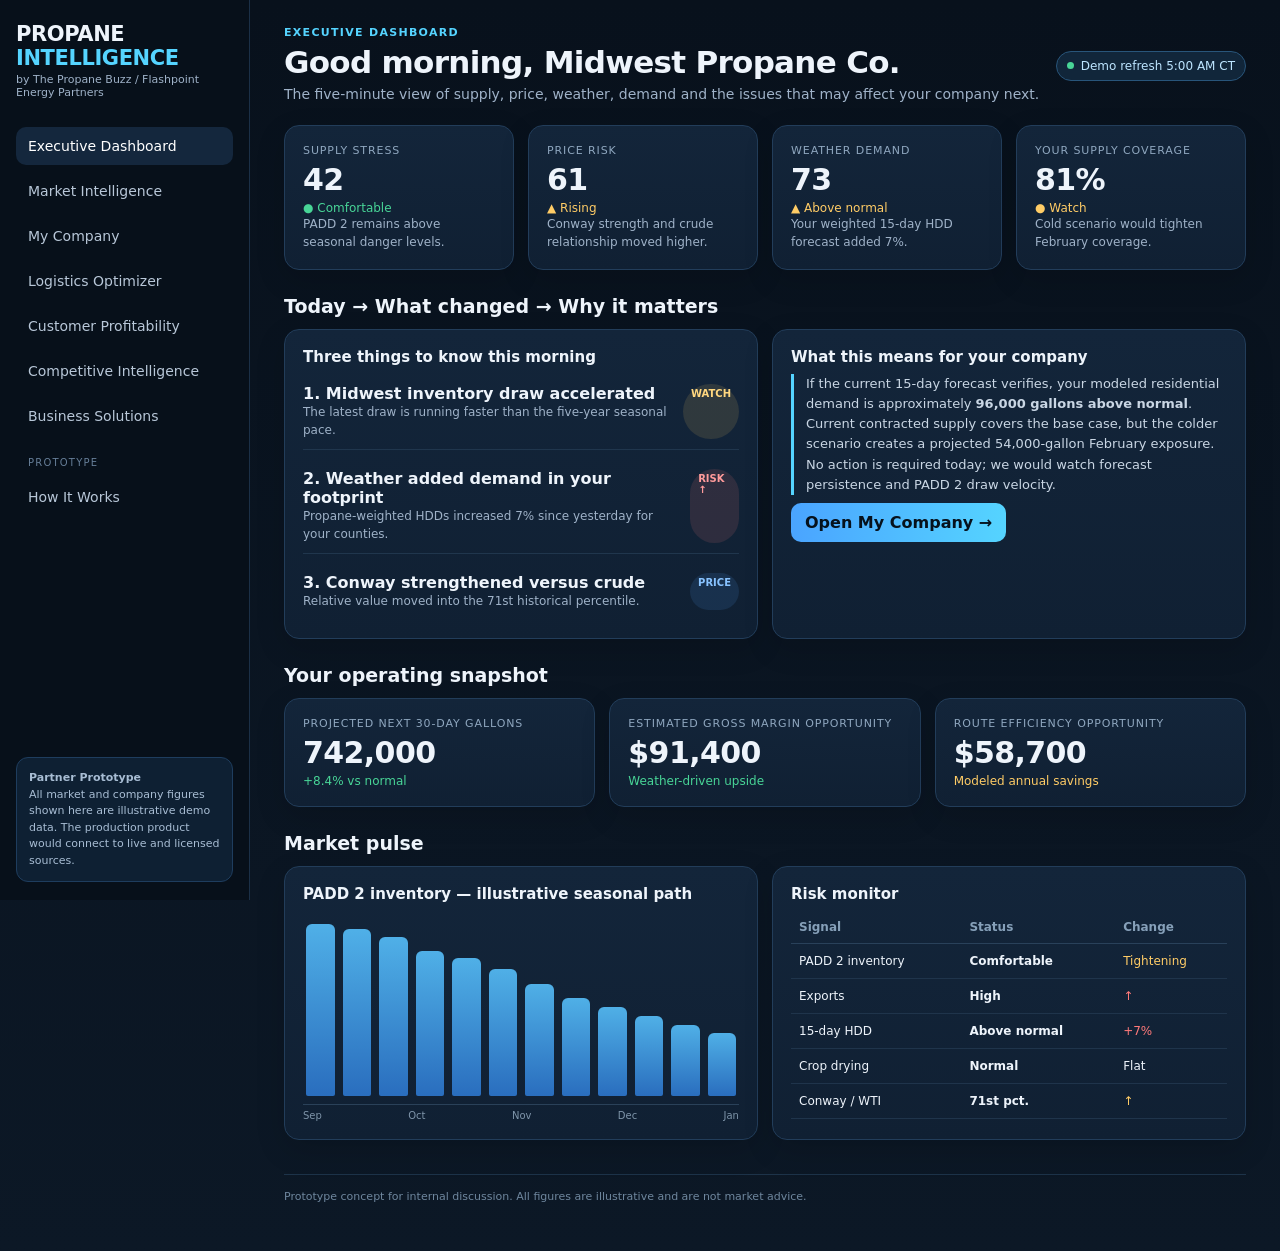
<file: index.html>
<!doctype html><html><head><meta charset='utf-8'><meta name='viewport' content='width=device-width,initial-scale=1'><title>Propane Intelligence — Prototype</title><link rel='stylesheet' href='styles.css'></head><body><div class='shell'>
<aside class='sidebar'><div class='brand'>PROPANE <span>INTELLIGENCE</span></div><div class='tag'>by The Propane Buzz / Flashpoint Energy Partners</div><nav class='nav'><a class='active' href='index.html'>Executive Dashboard</a><a href='market.html'>Market Intelligence</a><a href='company.html'>My Company</a><a href='logistics.html'>Logistics Optimizer</a><a href='profitability.html'>Customer Profitability</a><a href='competitive.html'>Competitive Intelligence</a><a href='services.html'>Business Solutions</a><div class='section'>Prototype</div><a href='about.html'>How It Works</a></nav><div class='side-note'><b>Partner Prototype</b><br>All market and company figures shown here are illustrative demo data. The production product would connect to live and licensed sources.</div></aside>
<main class='main'><div class='topbar'><div><div class='eyebrow'>Executive Dashboard</div><div class='h1'>Good morning, Midwest Propane Co.</div><div class='sub'>The five-minute view of supply, price, weather, demand and the issues that may affect your company next.</div></div><div class='badge'><span class='dot'></span> Demo refresh 5:00 AM CT</div></div>
<div class='grid g4'><div class='card'><div class='label'>Supply Stress</div><div class='metric'>42</div><div class='delta up'>● Comfortable</div><div class='mini'>PADD 2 remains above seasonal danger levels.</div></div><div class='card'><div class='label'>Price Risk</div><div class='metric'>61</div><div class='delta warn'>▲ Rising</div><div class='mini'>Conway strength and crude relationship moved higher.</div></div><div class='card'><div class='label'>Weather Demand</div><div class='metric'>73</div><div class='delta warn'>▲ Above normal</div><div class='mini'>Your weighted 15-day HDD forecast added 7%.</div></div><div class='card'><div class='label'>Your Supply Coverage</div><div class='metric'>81%</div><div class='delta warn'>● Watch</div><div class='mini'>Cold scenario would tighten February coverage.</div></div></div>
<div class='section-title'>Today → What changed → Why it matters</div><div class='grid g2'><div class='card'><h3>Three things to know this morning</h3><div class='list'><div class='list-item'><div><b>1. Midwest inventory draw accelerated</b><div class='mini'>The latest draw is running faster than the five-year seasonal pace.</div></div><span class='pill yellow'>WATCH</span></div><div class='list-item'><div><b>2. Weather added demand in your footprint</b><div class='mini'>Propane-weighted HDDs increased 7% since yesterday for your counties.</div></div><span class='pill red'>RISK ↑</span></div><div class='list-item'><div><b>3. Conway strengthened versus crude</b><div class='mini'>Relative value moved into the 71st historical percentile.</div></div><span class='pill blue'>PRICE</span></div></div></div><div class='card'><h3>What this means for your company</h3><div class='insight'>If the current 15-day forecast verifies, your modeled residential demand is approximately <b>96,000 gallons above normal</b>. Current contracted supply covers the base case, but the colder scenario creates a projected 54,000-gallon February exposure. No action is required today; we would watch forecast persistence and PADD 2 draw velocity.</div><a class='cta' href='company.html'>Open My Company →</a></div></div>
<div class='section-title'>Your operating snapshot</div><div class='grid g3'><div class='card'><div class='label'>Projected next 30-day gallons</div><div class='metric'>742,000</div><div class='delta up'>+8.4% vs normal</div></div><div class='card'><div class='label'>Estimated gross margin opportunity</div><div class='metric'>$91,400</div><div class='delta up'>Weather-driven upside</div></div><div class='card'><div class='label'>Route efficiency opportunity</div><div class='metric'>$58,700</div><div class='delta warn'>Modeled annual savings</div></div></div>
<div class='section-title'>Market pulse</div><div class='grid g2'><div class='card'><h3>PADD 2 inventory — illustrative seasonal path</h3><div class='chart'><div class='bar' style='height:95%'></div><div class='bar' style='height:92%'></div><div class='bar' style='height:88%'></div><div class='bar' style='height:80%'></div><div class='bar' style='height:76%'></div><div class='bar' style='height:70%'></div><div class='bar' style='height:62%'></div><div class='bar' style='height:54%'></div><div class='bar' style='height:49%'></div><div class='bar' style='height:44%'></div><div class='bar' style='height:39%'></div><div class='bar' style='height:35%'></div></div><div class='axis'><span>Sep</span><span>Oct</span><span>Nov</span><span>Dec</span><span>Jan</span></div></div><div class='card'><h3>Risk monitor</h3><table class='table'><tr><th>Signal</th><th>Status</th><th>Change</th></tr><tr><td>PADD 2 inventory</td><td class='status'>Comfortable</td><td class='warn'>Tightening</td></tr><tr><td>Exports</td><td class='status'>High</td><td class='down'>↑</td></tr><tr><td>15-day HDD</td><td class='status'>Above normal</td><td class='down'>+7%</td></tr><tr><td>Crop drying</td><td class='status'>Normal</td><td>Flat</td></tr><tr><td>Conway / WTI</td><td class='status'>71st pct.</td><td class='warn'>↑</td></tr></table></div></div><div class='footer'>Prototype concept for internal discussion. All figures are illustrative and are not market advice.</div></main></div><script src='app.js'></script></body></html>
</file>
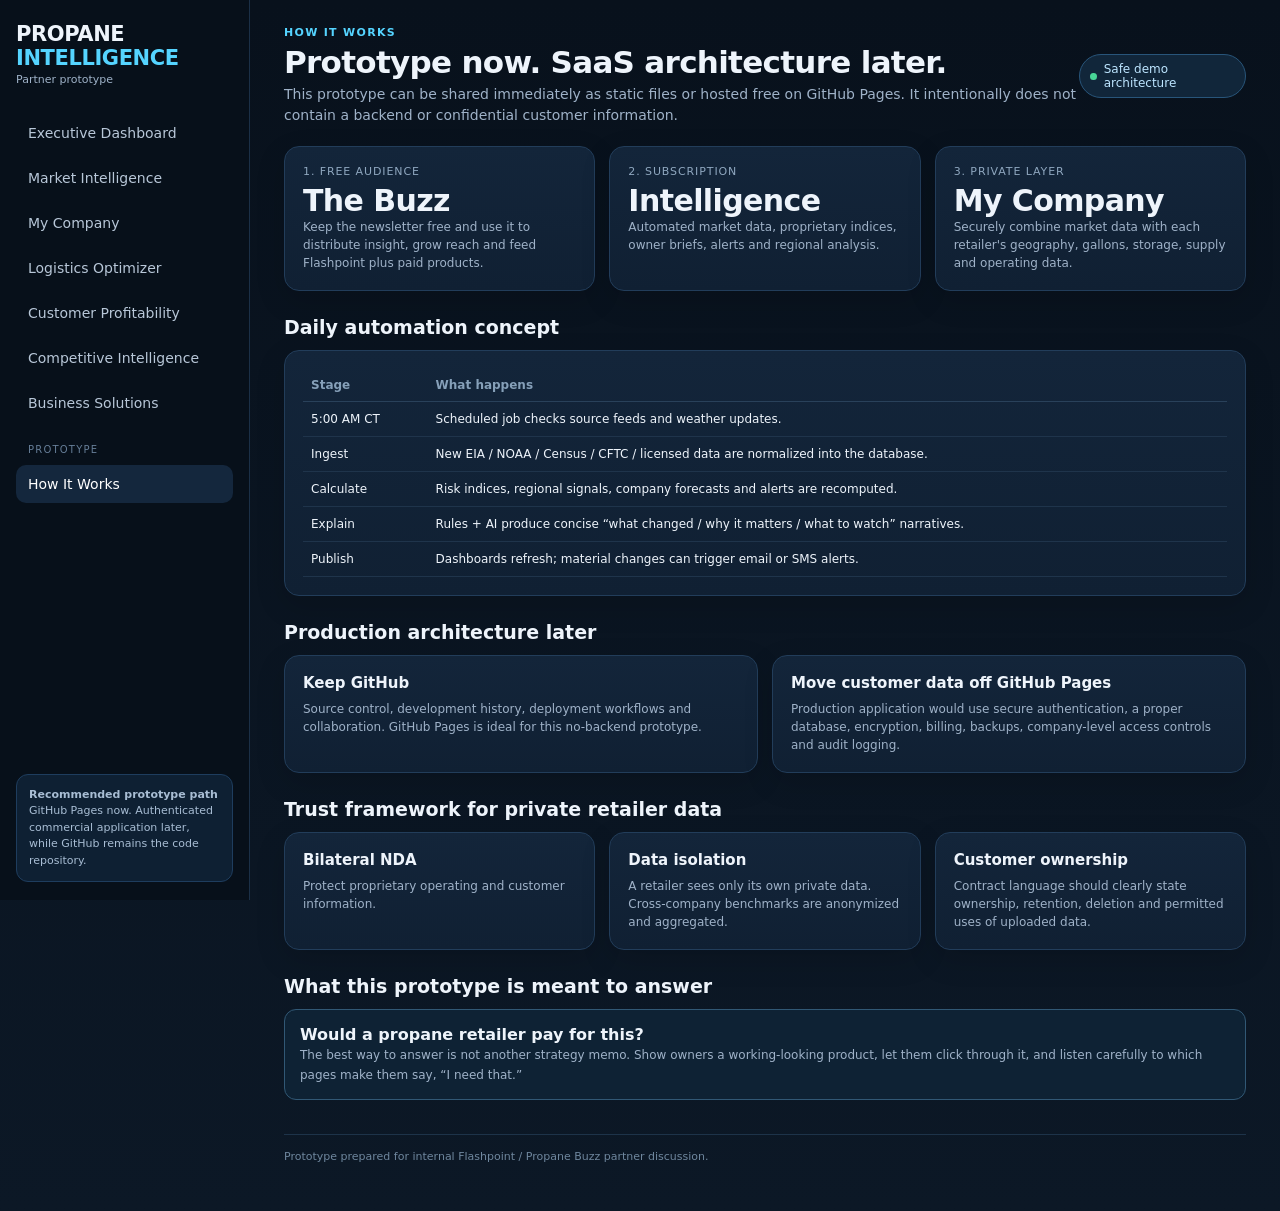
<file: about.html>
<!doctype html><html><head><meta charset='utf-8'><meta name='viewport' content='width=device-width,initial-scale=1'><title>How It Works</title><link rel='stylesheet' href='styles.css'></head><body><div class='shell'><aside class='sidebar'><div class='brand'>PROPANE <span>INTELLIGENCE</span></div><div class='tag'>Partner prototype</div><nav class='nav'><a href='index.html'>Executive Dashboard</a><a href='market.html'>Market Intelligence</a><a href='company.html'>My Company</a><a href='logistics.html'>Logistics Optimizer</a><a href='profitability.html'>Customer Profitability</a><a href='competitive.html'>Competitive Intelligence</a><a href='services.html'>Business Solutions</a><div class='section'>Prototype</div><a class='active' href='about.html'>How It Works</a></nav><div class='side-note'><b>Recommended prototype path</b><br>GitHub Pages now. Authenticated commercial application later, while GitHub remains the code repository.</div></aside><main class='main'><div class='topbar'><div><div class='eyebrow'>How It Works</div><div class='h1'>Prototype now. SaaS architecture later.</div><div class='sub'>This prototype can be shared immediately as static files or hosted free on GitHub Pages. It intentionally does not contain a backend or confidential customer information.</div></div><div class='badge'><span class='dot'></span> Safe demo architecture</div></div>
<div class='grid g3'><div class='card'><div class='label'>1. Free audience</div><div class='metric'>The Buzz</div><div class='mini'>Keep the newsletter free and use it to distribute insight, grow reach and feed Flashpoint plus paid products.</div></div><div class='card'><div class='label'>2. Subscription</div><div class='metric'>Intelligence</div><div class='mini'>Automated market data, proprietary indices, owner briefs, alerts and regional analysis.</div></div><div class='card'><div class='label'>3. Private layer</div><div class='metric'>My Company</div><div class='mini'>Securely combine market data with each retailer's geography, gallons, storage, supply and operating data.</div></div></div>
<div class='section-title'>Daily automation concept</div><div class='card'><table class='table'><tr><th>Stage</th><th>What happens</th></tr><tr><td>5:00 AM CT</td><td>Scheduled job checks source feeds and weather updates.</td></tr><tr><td>Ingest</td><td>New EIA / NOAA / Census / CFTC / licensed data are normalized into the database.</td></tr><tr><td>Calculate</td><td>Risk indices, regional signals, company forecasts and alerts are recomputed.</td></tr><tr><td>Explain</td><td>Rules + AI produce concise “what changed / why it matters / what to watch” narratives.</td></tr><tr><td>Publish</td><td>Dashboards refresh; material changes can trigger email or SMS alerts.</td></tr></table></div>
<div class='section-title'>Production architecture later</div><div class='grid g2'><div class='card'><h3>Keep GitHub</h3><div class='mini'>Source control, development history, deployment workflows and collaboration. GitHub Pages is ideal for this no-backend prototype.</div></div><div class='card'><h3>Move customer data off GitHub Pages</h3><div class='mini'>Production application would use secure authentication, a proper database, encryption, billing, backups, company-level access controls and audit logging.</div></div></div>
<div class='section-title'>Trust framework for private retailer data</div><div class='grid g3'><div class='card'><h3>Bilateral NDA</h3><div class='mini'>Protect proprietary operating and customer information.</div></div><div class='card'><h3>Data isolation</h3><div class='mini'>A retailer sees only its own private data. Cross-company benchmarks are anonymized and aggregated.</div></div><div class='card'><h3>Customer ownership</h3><div class='mini'>Contract language should clearly state ownership, retention, deletion and permitted uses of uploaded data.</div></div></div>
<div class='section-title'>What this prototype is meant to answer</div><div class='callout'><b>Would a propane retailer pay for this?</b><br><span class='mini'>The best way to answer is not another strategy memo. Show owners a working-looking product, let them click through it, and listen carefully to which pages make them say, “I need that.”</span></div><div class='footer'>Prototype prepared for internal Flashpoint / Propane Buzz partner discussion.</div></main></div></body></html>
</file>
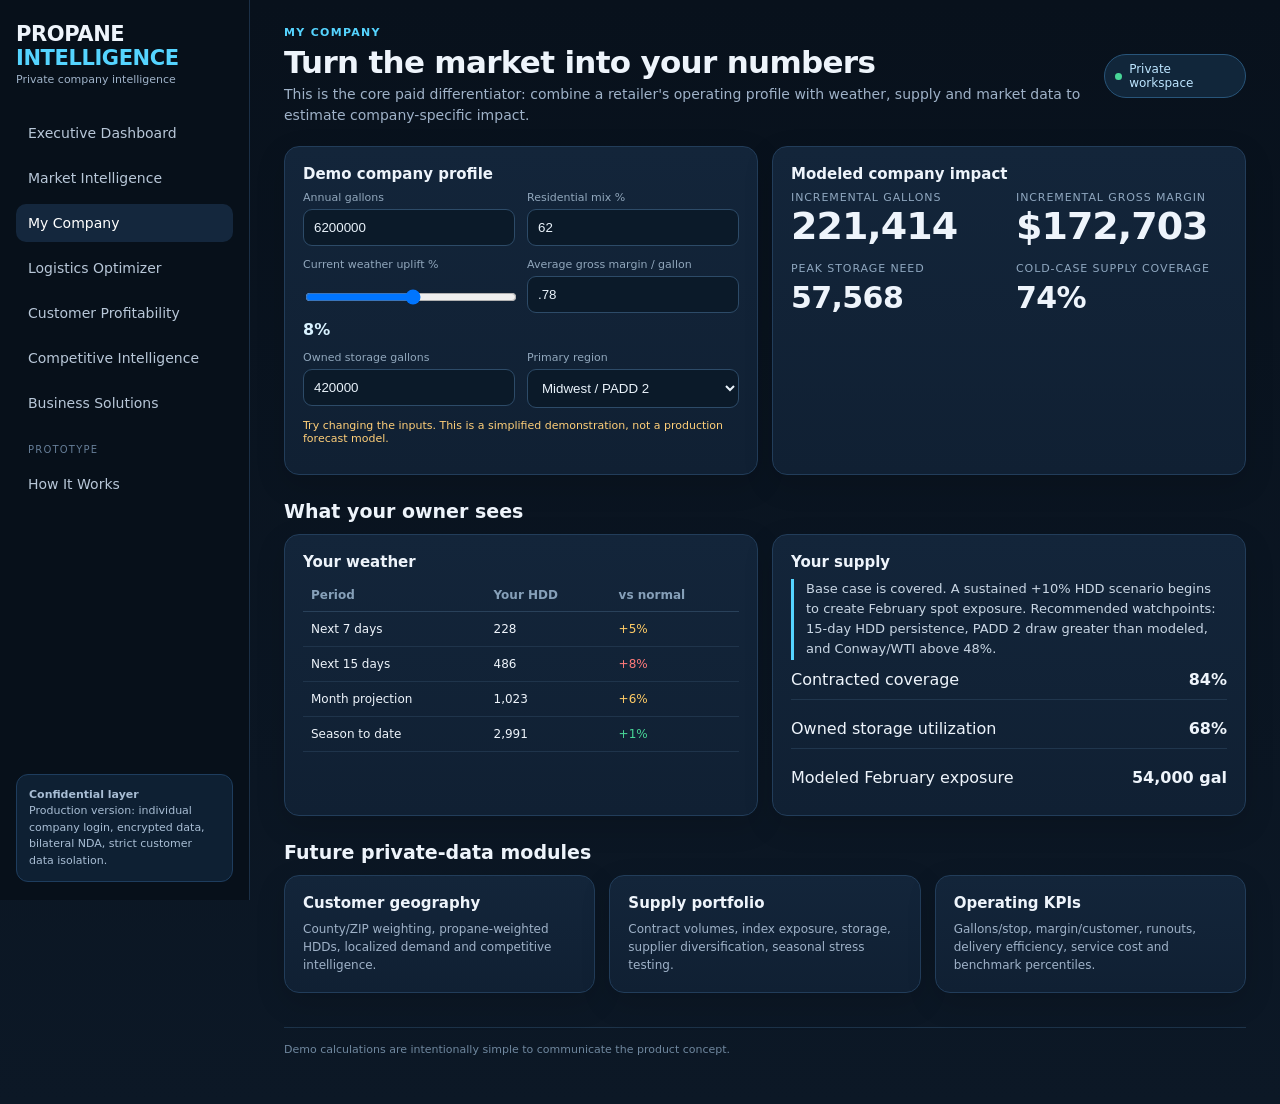
<file: company.html>
<!doctype html><html><head><meta charset='utf-8'><meta name='viewport' content='width=device-width,initial-scale=1'><title>My Company</title><link rel='stylesheet' href='styles.css'></head><body><div class='shell'><aside class='sidebar'><div class='brand'>PROPANE <span>INTELLIGENCE</span></div><div class='tag'>Private company intelligence</div><nav class='nav'><a href='index.html'>Executive Dashboard</a><a href='market.html'>Market Intelligence</a><a class='active' href='company.html'>My Company</a><a href='logistics.html'>Logistics Optimizer</a><a href='profitability.html'>Customer Profitability</a><a href='competitive.html'>Competitive Intelligence</a><a href='services.html'>Business Solutions</a><div class='section'>Prototype</div><a href='about.html'>How It Works</a></nav><div class='side-note'><b>Confidential layer</b><br>Production version: individual company login, encrypted data, bilateral NDA, strict customer data isolation.</div></aside><main class='main'><div class='topbar'><div><div class='eyebrow'>My Company</div><div class='h1'>Turn the market into your numbers</div><div class='sub'>This is the core paid differentiator: combine a retailer's operating profile with weather, supply and market data to estimate company-specific impact.</div></div><div class='badge'><span class='dot'></span> Private workspace</div></div>
<div class='grid g2'><div class='card'><h3>Demo company profile</h3><div class='form-grid'><div class='field'><label>Annual gallons</label><input id='annual' type='number' value='6200000'></div><div class='field'><label>Residential mix %</label><input id='res' type='number' value='62'></div><div class='field'><label>Current weather uplift %</label><input id='weather' type='range' min='-10' max='25' value='8'><div class='rangeval' id='weatherOut'>8%</div></div><div class='field'><label>Average gross margin / gallon</label><input id='margin' type='number' step='.01' value='.78'></div><div class='field'><label>Owned storage gallons</label><input id='storage' type='number' value='420000'></div><div class='field'><label>Primary region</label><select><option>Midwest / PADD 2</option><option>Northeast / PADD 1</option><option>Gulf Coast / PADD 3</option></select></div></div><p class='demo'>Try changing the inputs. This is a simplified demonstration, not a production forecast model.</p></div><div class='card'><h3>Modeled company impact</h3><div class='grid g2'><div><div class='label'>Incremental gallons</div><div class='big-result' id='incGallons'>0</div></div><div><div class='label'>Incremental gross margin</div><div class='big-result' id='incMargin'>$0</div></div><div><div class='label'>Peak storage need</div><div class='metric' id='peakNeed'>0</div></div><div><div class='label'>Cold-case supply coverage</div><div class='metric' id='coverage'>0%</div></div></div></div></div>
<div class='section-title'>What your owner sees</div><div class='grid g2'><div class='card'><h3>Your weather</h3><table class='table'><tr><th>Period</th><th>Your HDD</th><th>vs normal</th></tr><tr><td>Next 7 days</td><td>228</td><td class='warn'>+5%</td></tr><tr><td>Next 15 days</td><td>486</td><td class='down'>+8%</td></tr><tr><td>Month projection</td><td>1,023</td><td class='warn'>+6%</td></tr><tr><td>Season to date</td><td>2,991</td><td class='up'>+1%</td></tr></table></div><div class='card'><h3>Your supply</h3><div class='insight'>Base case is covered. A sustained +10% HDD scenario begins to create February spot exposure. Recommended watchpoints: 15-day HDD persistence, PADD 2 draw greater than modeled, and Conway/WTI above 48%.</div><div class='list'><div class='list-item'><span>Contracted coverage</span><b>84%</b></div><div class='list-item'><span>Owned storage utilization</span><b>68%</b></div><div class='list-item'><span>Modeled February exposure</span><b>54,000 gal</b></div></div></div></div>
<div class='section-title'>Future private-data modules</div><div class='grid g3'><div class='card'><h3>Customer geography</h3><div class='mini'>County/ZIP weighting, propane-weighted HDDs, localized demand and competitive intelligence.</div></div><div class='card'><h3>Supply portfolio</h3><div class='mini'>Contract volumes, index exposure, storage, supplier diversification, seasonal stress testing.</div></div><div class='card'><h3>Operating KPIs</h3><div class='mini'>Gallons/stop, margin/customer, runouts, delivery efficiency, service cost and benchmark percentiles.</div></div></div><div class='footer'>Demo calculations are intentionally simple to communicate the product concept.</div></main></div><script src='app.js'></script></body></html>
</file>
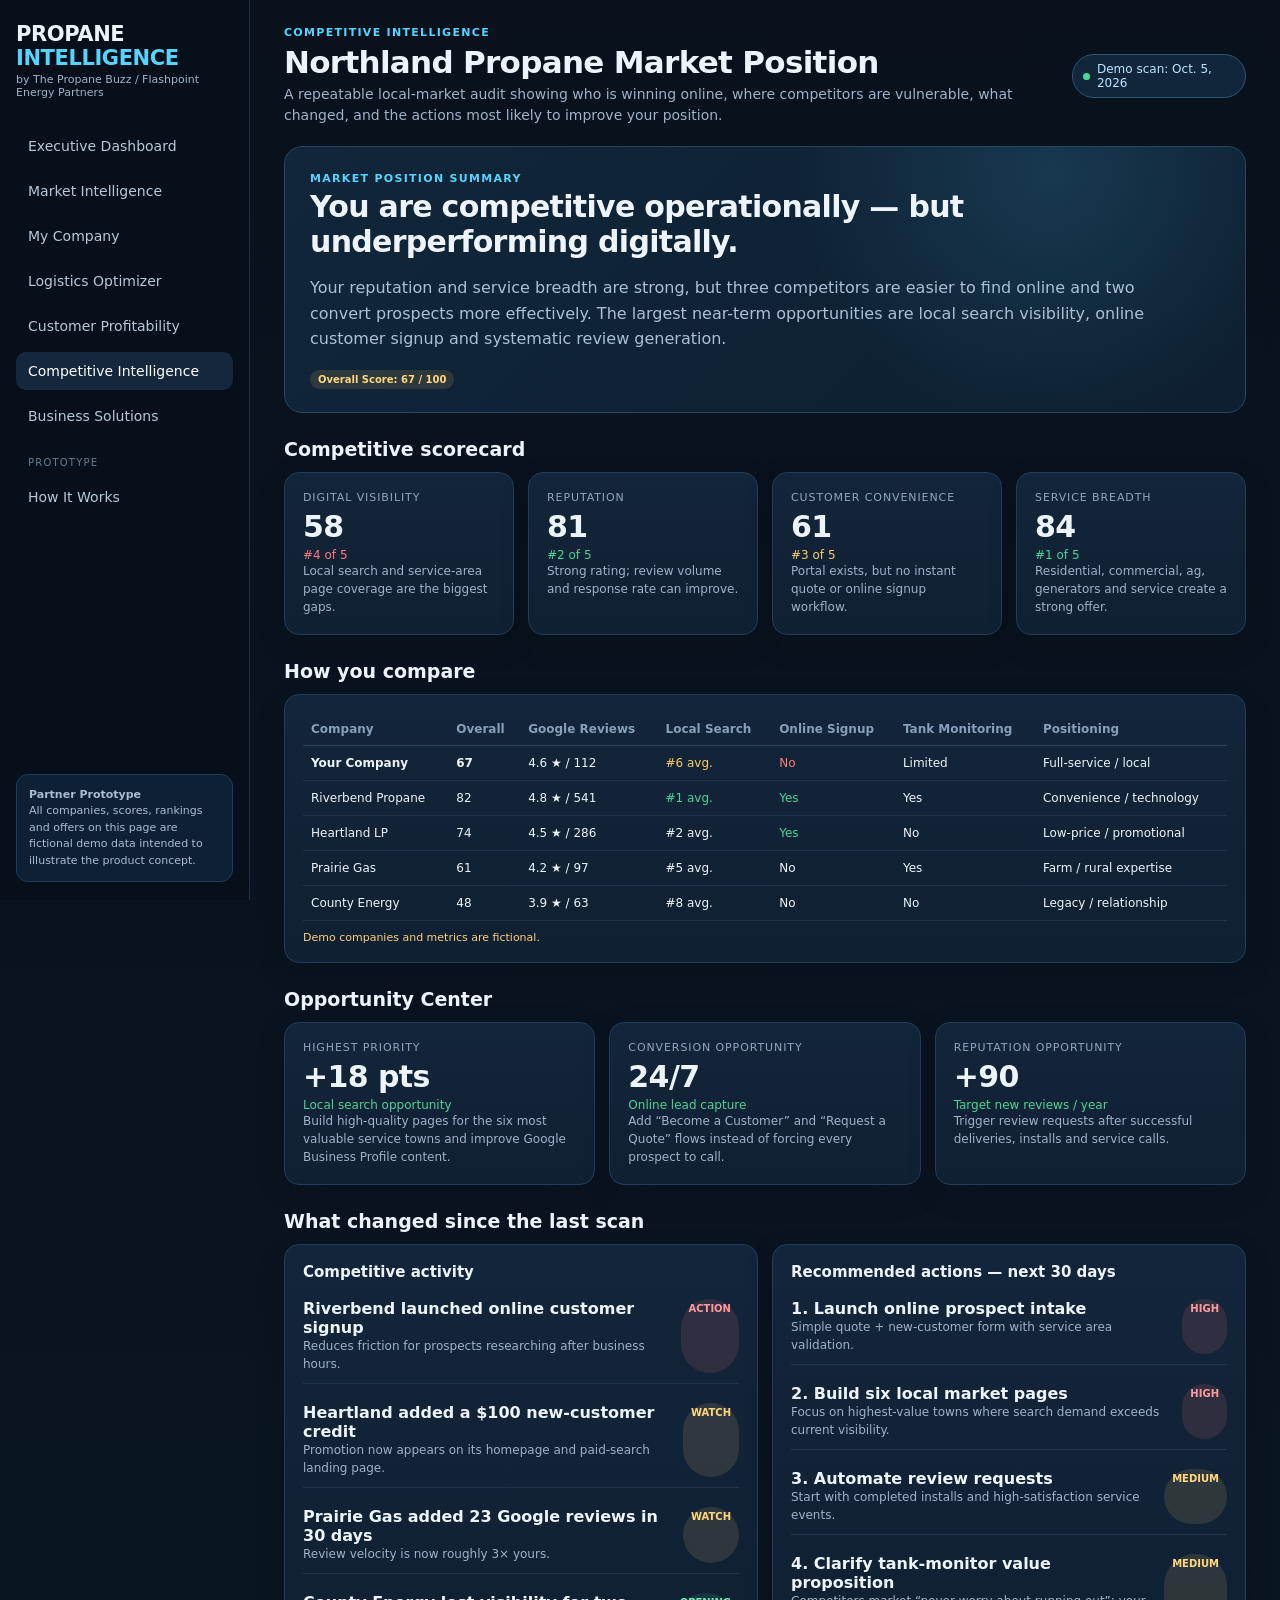
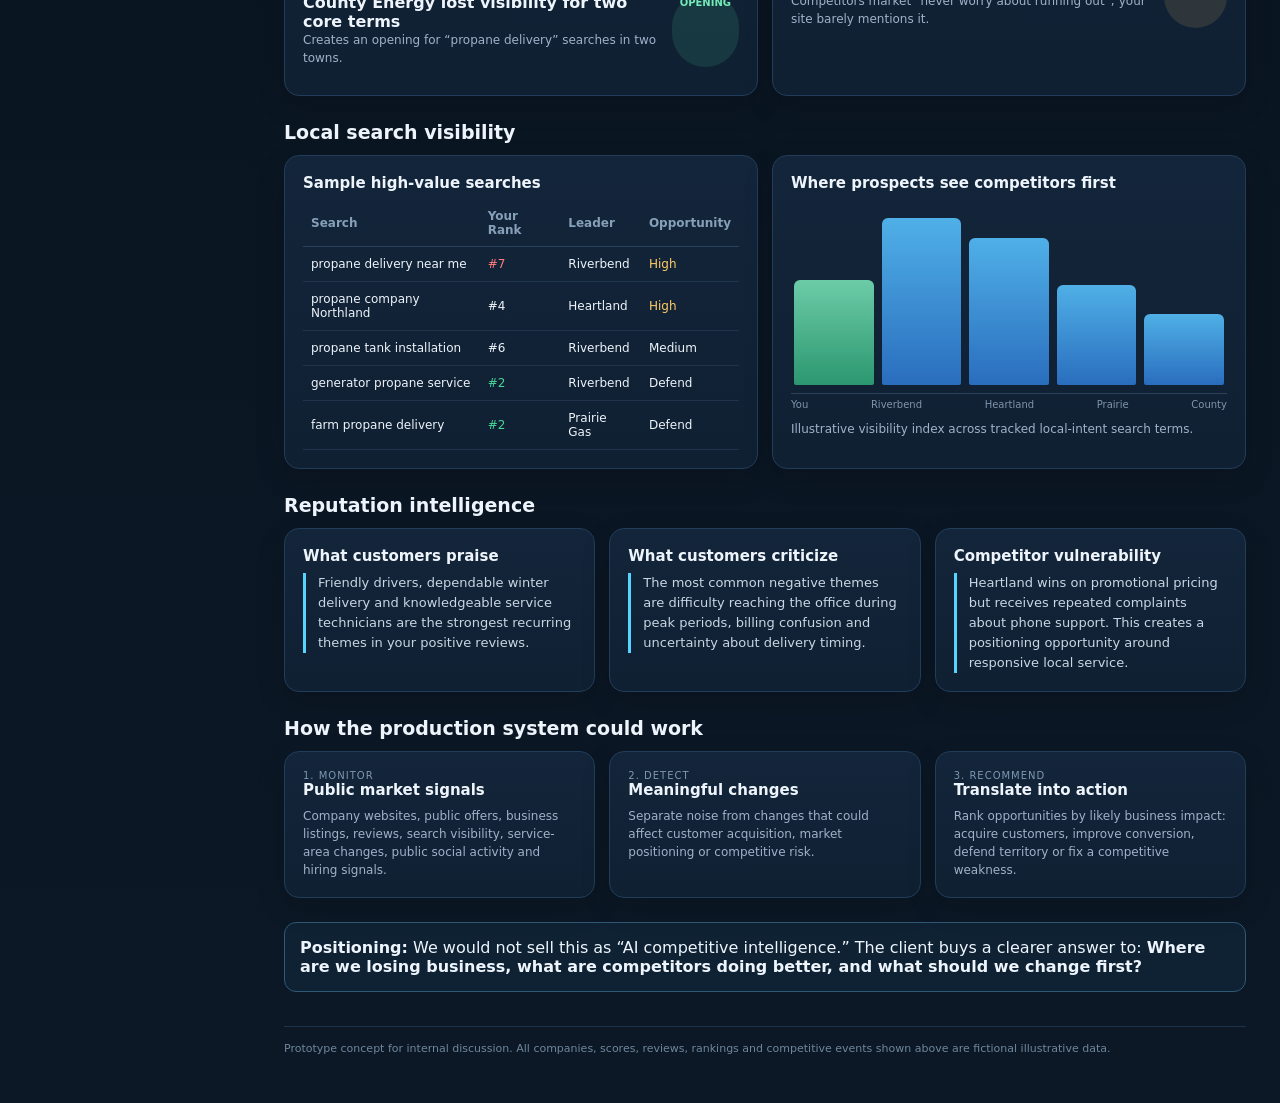
<file: competitive.html>
<!doctype html><html><head><meta charset='utf-8'><meta name='viewport' content='width=device-width,initial-scale=1'><title>Competitive Intelligence — Propane Intelligence</title><link rel='stylesheet' href='styles.css'></head><body><div class='shell'>
<aside class='sidebar'><div class='brand'>PROPANE <span>INTELLIGENCE</span></div><div class='tag'>by The Propane Buzz / Flashpoint Energy Partners</div><nav class='nav'><a href='index.html'>Executive Dashboard</a><a href='market.html'>Market Intelligence</a><a href='company.html'>My Company</a><a href='logistics.html'>Logistics Optimizer</a><a href='profitability.html'>Customer Profitability</a><a class='active' href='competitive.html'>Competitive Intelligence</a><a href='services.html'>Business Solutions</a><div class='section'>Prototype</div><a href='about.html'>How It Works</a></nav><div class='side-note'><b>Partner Prototype</b><br>All companies, scores, rankings and offers on this page are fictional demo data intended to illustrate the product concept.</div></aside>
<main class='main'>
<div class='topbar'><div><div class='eyebrow'>Competitive Intelligence</div><div class='h1'>Northland Propane Market Position</div><div class='sub'>A repeatable local-market audit showing who is winning online, where competitors are vulnerable, what changed, and the actions most likely to improve your position.</div></div><div class='badge'><span class='dot'></span> Demo scan: Oct. 5, 2026</div></div>

<div class='hero'><div class='eyebrow'>Market position summary</div><h2>You are competitive operationally — but underperforming digitally.</h2><p>Your reputation and service breadth are strong, but three competitors are easier to find online and two convert prospects more effectively. The largest near-term opportunities are local search visibility, online customer signup and systematic review generation.</p><span class='pill yellow'>Overall Score: 67 / 100</span></div>

<div class='section-title'>Competitive scorecard</div>
<div class='grid g4'>
 <div class='card'><div class='label'>Digital Visibility</div><div class='metric'>58</div><div class='delta down'>#4 of 5</div><div class='mini'>Local search and service-area page coverage are the biggest gaps.</div></div>
 <div class='card'><div class='label'>Reputation</div><div class='metric'>81</div><div class='delta up'>#2 of 5</div><div class='mini'>Strong rating; review volume and response rate can improve.</div></div>
 <div class='card'><div class='label'>Customer Convenience</div><div class='metric'>61</div><div class='delta warn'>#3 of 5</div><div class='mini'>Portal exists, but no instant quote or online signup workflow.</div></div>
 <div class='card'><div class='label'>Service Breadth</div><div class='metric'>84</div><div class='delta up'>#1 of 5</div><div class='mini'>Residential, commercial, ag, generators and service create a strong offer.</div></div>
</div>

<div class='section-title'>How you compare</div>
<div class='card'><table class='table'>
<tr><th>Company</th><th>Overall</th><th>Google Reviews</th><th>Local Search</th><th>Online Signup</th><th>Tank Monitoring</th><th>Positioning</th></tr>
<tr><td><b>Your Company</b></td><td class='status'>67</td><td>4.6 ★ / 112</td><td class='warn'>#6 avg.</td><td class='down'>No</td><td>Limited</td><td>Full-service / local</td></tr>
<tr><td>Riverbend Propane</td><td>82</td><td>4.8 ★ / 541</td><td class='up'>#1 avg.</td><td class='up'>Yes</td><td>Yes</td><td>Convenience / technology</td></tr>
<tr><td>Heartland LP</td><td>74</td><td>4.5 ★ / 286</td><td>#2 avg.</td><td class='up'>Yes</td><td>No</td><td>Low-price / promotional</td></tr>
<tr><td>Prairie Gas</td><td>61</td><td>4.2 ★ / 97</td><td>#5 avg.</td><td>No</td><td>Yes</td><td>Farm / rural expertise</td></tr>
<tr><td>County Energy</td><td>48</td><td>3.9 ★ / 63</td><td>#8 avg.</td><td>No</td><td>No</td><td>Legacy / relationship</td></tr>
</table><div class='demo' style='margin-top:10px'>Demo companies and metrics are fictional.</div></div>

<div class='section-title'>Opportunity Center</div>
<div class='grid g3'>
 <div class='card'><div class='label'>Highest priority</div><div class='metric'>+18 pts</div><div class='delta up'>Local search opportunity</div><div class='mini'>Build high-quality pages for the six most valuable service towns and improve Google Business Profile content.</div></div>
 <div class='card'><div class='label'>Conversion opportunity</div><div class='metric'>24/7</div><div class='delta up'>Online lead capture</div><div class='mini'>Add “Become a Customer” and “Request a Quote” flows instead of forcing every prospect to call.</div></div>
 <div class='card'><div class='label'>Reputation opportunity</div><div class='metric'>+90</div><div class='delta up'>Target new reviews / year</div><div class='mini'>Trigger review requests after successful deliveries, installs and service calls.</div></div>
</div>

<div class='section-title'>What changed since the last scan</div>
<div class='grid g2'>
<div class='card'><h3>Competitive activity</h3><div class='list'>
 <div class='list-item'><div><b>Riverbend launched online customer signup</b><div class='mini'>Reduces friction for prospects researching after business hours.</div></div><span class='pill red'>ACTION</span></div>
 <div class='list-item'><div><b>Heartland added a $100 new-customer credit</b><div class='mini'>Promotion now appears on its homepage and paid-search landing page.</div></div><span class='pill yellow'>WATCH</span></div>
 <div class='list-item'><div><b>Prairie Gas added 23 Google reviews in 30 days</b><div class='mini'>Review velocity is now roughly 3× yours.</div></div><span class='pill yellow'>WATCH</span></div>
 <div class='list-item'><div><b>County Energy lost visibility for two core terms</b><div class='mini'>Creates an opening for “propane delivery” searches in two towns.</div></div><span class='pill green'>OPENING</span></div>
</div></div>
<div class='card'><h3>Recommended actions — next 30 days</h3><div class='list'>
 <div class='list-item'><div><b>1. Launch online prospect intake</b><div class='mini'>Simple quote + new-customer form with service area validation.</div></div><span class='pill red'>HIGH</span></div>
 <div class='list-item'><div><b>2. Build six local market pages</b><div class='mini'>Focus on highest-value towns where search demand exceeds current visibility.</div></div><span class='pill red'>HIGH</span></div>
 <div class='list-item'><div><b>3. Automate review requests</b><div class='mini'>Start with completed installs and high-satisfaction service events.</div></div><span class='pill yellow'>MEDIUM</span></div>
 <div class='list-item'><div><b>4. Clarify tank-monitor value proposition</b><div class='mini'>Competitors market “never worry about running out”; your site barely mentions it.</div></div><span class='pill yellow'>MEDIUM</span></div>
</div></div>
</div>

<div class='section-title'>Local search visibility</div>
<div class='grid g2'>
<div class='card'><h3>Sample high-value searches</h3><table class='table'><tr><th>Search</th><th>Your Rank</th><th>Leader</th><th>Opportunity</th></tr><tr><td>propane delivery near me</td><td class='down'>#7</td><td>Riverbend</td><td class='warn'>High</td></tr><tr><td>propane company Northland</td><td>#4</td><td>Heartland</td><td class='warn'>High</td></tr><tr><td>propane tank installation</td><td>#6</td><td>Riverbend</td><td>Medium</td></tr><tr><td>generator propane service</td><td class='up'>#2</td><td>Riverbend</td><td>Defend</td></tr><tr><td>farm propane delivery</td><td class='up'>#2</td><td>Prairie Gas</td><td>Defend</td></tr></table></div>
<div class='card'><h3>Where prospects see competitors first</h3><div class='chart'><div class='bar alt' style='height:58%'></div><div class='bar' style='height:92%'></div><div class='bar' style='height:81%'></div><div class='bar' style='height:55%'></div><div class='bar' style='height:39%'></div></div><div class='axis'><span>You</span><span>Riverbend</span><span>Heartland</span><span>Prairie</span><span>County</span></div><div class='mini' style='margin-top:10px'>Illustrative visibility index across tracked local-intent search terms.</div></div>
</div>

<div class='section-title'>Reputation intelligence</div>
<div class='grid g3'>
<div class='card'><h3>What customers praise</h3><div class='insight'>Friendly drivers, dependable winter delivery and knowledgeable service technicians are the strongest recurring themes in your positive reviews.</div></div>
<div class='card'><h3>What customers criticize</h3><div class='insight'>The most common negative themes are difficulty reaching the office during peak periods, billing confusion and uncertainty about delivery timing.</div></div>
<div class='card'><h3>Competitor vulnerability</h3><div class='insight'>Heartland wins on promotional pricing but receives repeated complaints about phone support. This creates a positioning opportunity around responsive local service.</div></div>
</div>

<div class='section-title'>How the production system could work</div>
<div class='grid g3'>
<div class='card'><div class='smallcaps'>1. Monitor</div><h3>Public market signals</h3><div class='mini'>Company websites, public offers, business listings, reviews, search visibility, service-area changes, public social activity and hiring signals.</div></div>
<div class='card'><div class='smallcaps'>2. Detect</div><h3>Meaningful changes</h3><div class='mini'>Separate noise from changes that could affect customer acquisition, market positioning or competitive risk.</div></div>
<div class='card'><div class='smallcaps'>3. Recommend</div><h3>Translate into action</h3><div class='mini'>Rank opportunities by likely business impact: acquire customers, improve conversion, defend territory or fix a competitive weakness.</div></div>
</div>

<div class='callout' style='margin-top:24px'><b>Positioning:</b> We would not sell this as “AI competitive intelligence.” The client buys a clearer answer to: <b>Where are we losing business, what are competitors doing better, and what should we change first?</b></div>
<div class='footer'>Prototype concept for internal discussion. All companies, scores, reviews, rankings and competitive events shown above are fictional illustrative data.</div>
</main></div><script src='app.js'></script></body></html>
</file>
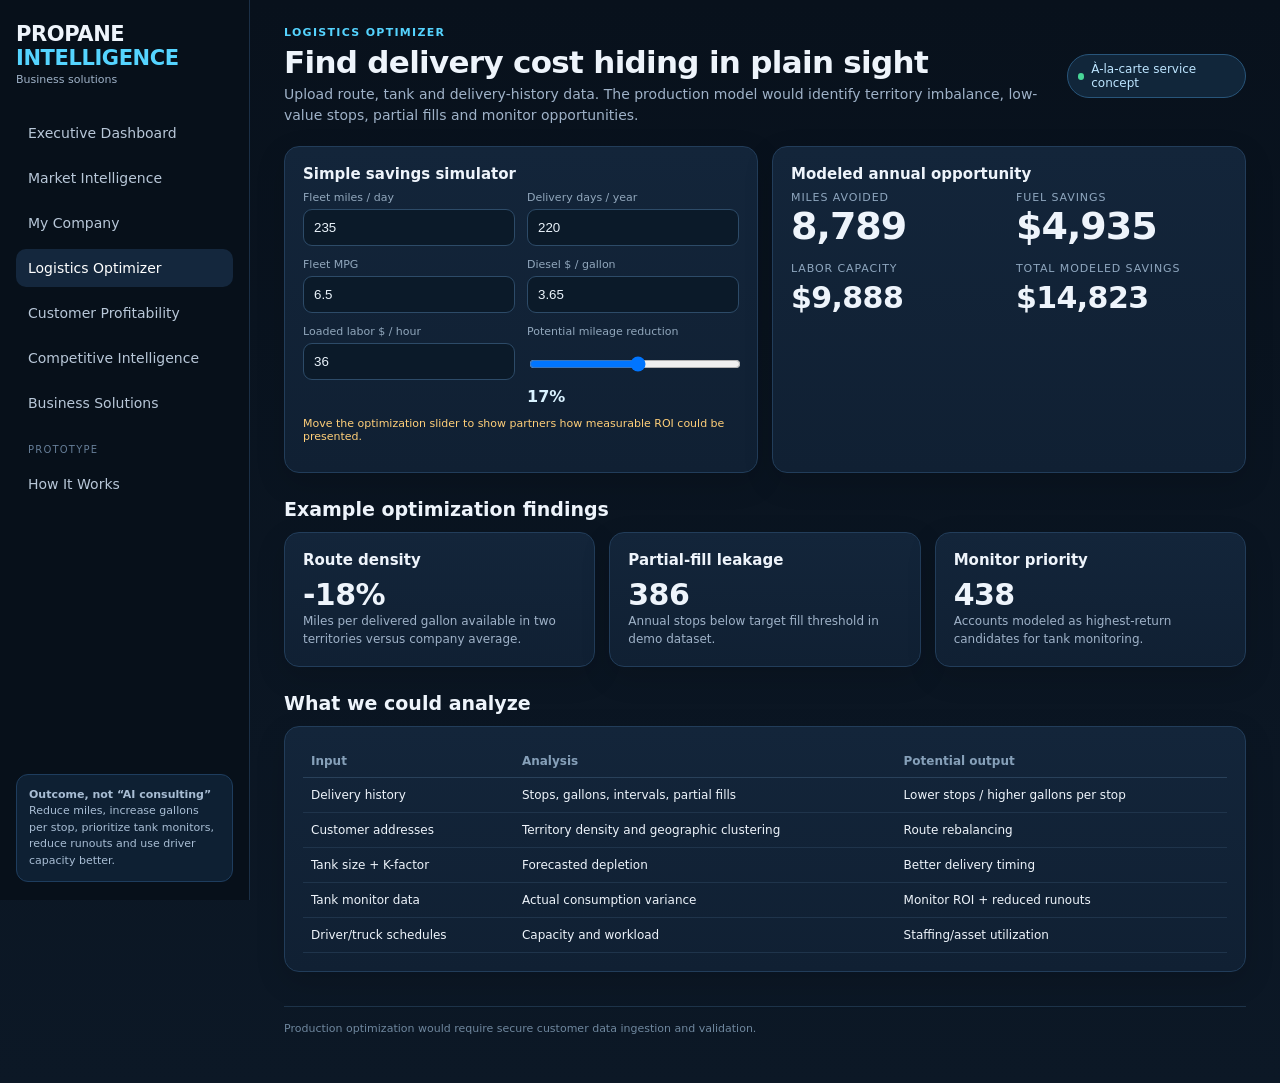
<file: logistics.html>
<!doctype html><html><head><meta charset='utf-8'><meta name='viewport' content='width=device-width,initial-scale=1'><title>Logistics Optimizer</title><link rel='stylesheet' href='styles.css'></head><body><div class='shell'><aside class='sidebar'><div class='brand'>PROPANE <span>INTELLIGENCE</span></div><div class='tag'>Business solutions</div><nav class='nav'><a href='index.html'>Executive Dashboard</a><a href='market.html'>Market Intelligence</a><a href='company.html'>My Company</a><a class='active' href='logistics.html'>Logistics Optimizer</a><a href='profitability.html'>Customer Profitability</a><a href='competitive.html'>Competitive Intelligence</a><a href='services.html'>Business Solutions</a><div class='section'>Prototype</div><a href='about.html'>How It Works</a></nav><div class='side-note'><b>Outcome, not “AI consulting”</b><br>Reduce miles, increase gallons per stop, prioritize tank monitors, reduce runouts and use driver capacity better.</div></aside><main class='main'><div class='topbar'><div><div class='eyebrow'>Logistics Optimizer</div><div class='h1'>Find delivery cost hiding in plain sight</div><div class='sub'>Upload route, tank and delivery-history data. The production model would identify territory imbalance, low-value stops, partial fills and monitor opportunities.</div></div><div class='badge'><span class='dot'></span> À-la-carte service concept</div></div>
<div class='grid g2'><div class='card'><h3>Simple savings simulator</h3><div class='form-grid'><div class='field'><label>Fleet miles / day</label><input id='miles' type='number' value='235'></div><div class='field'><label>Delivery days / year</label><input id='days' type='number' value='220'></div><div class='field'><label>Fleet MPG</label><input id='mpg' type='number' step='.1' value='6.5'></div><div class='field'><label>Diesel $ / gallon</label><input id='diesel' type='number' step='.05' value='3.65'></div><div class='field'><label>Loaded labor $ / hour</label><input id='labor' type='number' value='36'></div><div class='field'><label>Potential mileage reduction</label><input id='savePct' type='range' min='3' max='30' value='17'><div class='rangeval' id='savePctOut'>17%</div></div></div><p class='demo'>Move the optimization slider to show partners how measurable ROI could be presented.</p></div><div class='card'><h3>Modeled annual opportunity</h3><div class='grid g2'><div><div class='label'>Miles avoided</div><div class='big-result' id='savedMiles'>0</div></div><div><div class='label'>Fuel savings</div><div class='big-result' id='fuelSave'>$0</div></div><div><div class='label'>Labor capacity</div><div class='metric' id='laborSave'>$0</div></div><div><div class='label'>Total modeled savings</div><div class='metric' id='routeSave'>$0</div></div></div></div></div>
<div class='section-title'>Example optimization findings</div><div class='grid g3'><div class='card'><h3>Route density</h3><div class='metric'>-18%</div><div class='mini'>Miles per delivered gallon available in two territories versus company average.</div></div><div class='card'><h3>Partial-fill leakage</h3><div class='metric'>386</div><div class='mini'>Annual stops below target fill threshold in demo dataset.</div></div><div class='card'><h3>Monitor priority</h3><div class='metric'>438</div><div class='mini'>Accounts modeled as highest-return candidates for tank monitoring.</div></div></div>
<div class='section-title'>What we could analyze</div><div class='card'><table class='table'><tr><th>Input</th><th>Analysis</th><th>Potential output</th></tr><tr><td>Delivery history</td><td>Stops, gallons, intervals, partial fills</td><td>Lower stops / higher gallons per stop</td></tr><tr><td>Customer addresses</td><td>Territory density and geographic clustering</td><td>Route rebalancing</td></tr><tr><td>Tank size + K-factor</td><td>Forecasted depletion</td><td>Better delivery timing</td></tr><tr><td>Tank monitor data</td><td>Actual consumption variance</td><td>Monitor ROI + reduced runouts</td></tr><tr><td>Driver/truck schedules</td><td>Capacity and workload</td><td>Staffing/asset utilization</td></tr></table></div><div class='footer'>Production optimization would require secure customer data ingestion and validation.</div></main></div><script src='app.js'></script></body></html>
</file>
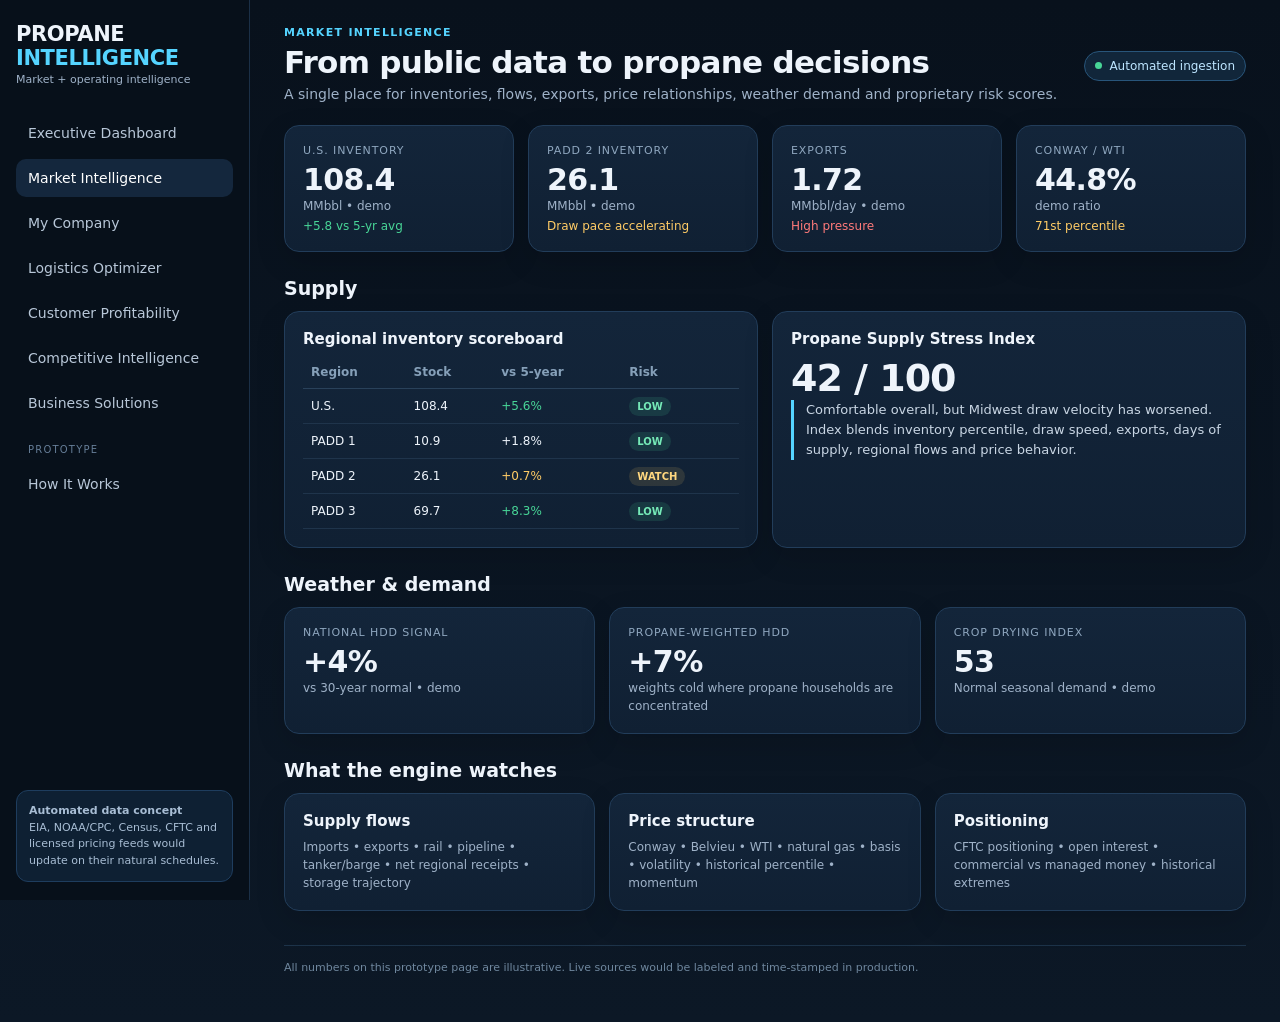
<file: market.html>
<!doctype html><html><head><meta charset='utf-8'><meta name='viewport' content='width=device-width,initial-scale=1'><title>Market Intelligence</title><link rel='stylesheet' href='styles.css'></head><body><div class='shell'><aside class='sidebar'><div class='brand'>PROPANE <span>INTELLIGENCE</span></div><div class='tag'>Market + operating intelligence</div><nav class='nav'><a href='index.html'>Executive Dashboard</a><a class='active' href='market.html'>Market Intelligence</a><a href='company.html'>My Company</a><a href='logistics.html'>Logistics Optimizer</a><a href='profitability.html'>Customer Profitability</a><a href='competitive.html'>Competitive Intelligence</a><a href='services.html'>Business Solutions</a><div class='section'>Prototype</div><a href='about.html'>How It Works</a></nav><div class='side-note'><b>Automated data concept</b><br>EIA, NOAA/CPC, Census, CFTC and licensed pricing feeds would update on their natural schedules.</div></aside><main class='main'><div class='topbar'><div><div class='eyebrow'>Market Intelligence</div><div class='h1'>From public data to propane decisions</div><div class='sub'>A single place for inventories, flows, exports, price relationships, weather demand and proprietary risk scores.</div></div><div class='badge'><span class='dot'></span> Automated ingestion</div></div>
<div class='grid g4'><div class='card'><div class='label'>U.S. inventory</div><div class='metric'>108.4</div><div class='mini'>MMbbl • demo</div><div class='delta up'>+5.8 vs 5-yr avg</div></div><div class='card'><div class='label'>PADD 2 inventory</div><div class='metric'>26.1</div><div class='mini'>MMbbl • demo</div><div class='delta warn'>Draw pace accelerating</div></div><div class='card'><div class='label'>Exports</div><div class='metric'>1.72</div><div class='mini'>MMbbl/day • demo</div><div class='delta down'>High pressure</div></div><div class='card'><div class='label'>Conway / WTI</div><div class='metric'>44.8%</div><div class='mini'>demo ratio</div><div class='delta warn'>71st percentile</div></div></div>
<div class='section-title'>Supply</div><div class='grid g2'><div class='card'><h3>Regional inventory scoreboard</h3><table class='table'><tr><th>Region</th><th>Stock</th><th>vs 5-year</th><th>Risk</th></tr><tr><td>U.S.</td><td>108.4</td><td class='up'>+5.6%</td><td><span class='pill green'>LOW</span></td></tr><tr><td>PADD 1</td><td>10.9</td><td>+1.8%</td><td><span class='pill green'>LOW</span></td></tr><tr><td>PADD 2</td><td>26.1</td><td class='warn'>+0.7%</td><td><span class='pill yellow'>WATCH</span></td></tr><tr><td>PADD 3</td><td>69.7</td><td class='up'>+8.3%</td><td><span class='pill green'>LOW</span></td></tr></table></div><div class='card'><h3>Propane Supply Stress Index</h3><div class='big-result'>42 / 100</div><div class='insight'>Comfortable overall, but Midwest draw velocity has worsened. Index blends inventory percentile, draw speed, exports, days of supply, regional flows and price behavior.</div></div></div>
<div class='section-title'>Weather & demand</div><div class='grid g3'><div class='card'><div class='label'>National HDD signal</div><div class='metric'>+4%</div><div class='mini'>vs 30-year normal • demo</div></div><div class='card'><div class='label'>Propane-weighted HDD</div><div class='metric'>+7%</div><div class='mini'>weights cold where propane households are concentrated</div></div><div class='card'><div class='label'>Crop drying index</div><div class='metric'>53</div><div class='mini'>Normal seasonal demand • demo</div></div></div>
<div class='section-title'>What the engine watches</div><div class='grid g3'><div class='card'><h3>Supply flows</h3><div class='mini'>Imports • exports • rail • pipeline • tanker/barge • net regional receipts • storage trajectory</div></div><div class='card'><h3>Price structure</h3><div class='mini'>Conway • Belvieu • WTI • natural gas • basis • volatility • historical percentile • momentum</div></div><div class='card'><h3>Positioning</h3><div class='mini'>CFTC positioning • open interest • commercial vs managed money • historical extremes</div></div></div><div class='footer'>All numbers on this prototype page are illustrative. Live sources would be labeled and time-stamped in production.</div></main></div></body></html>
</file>
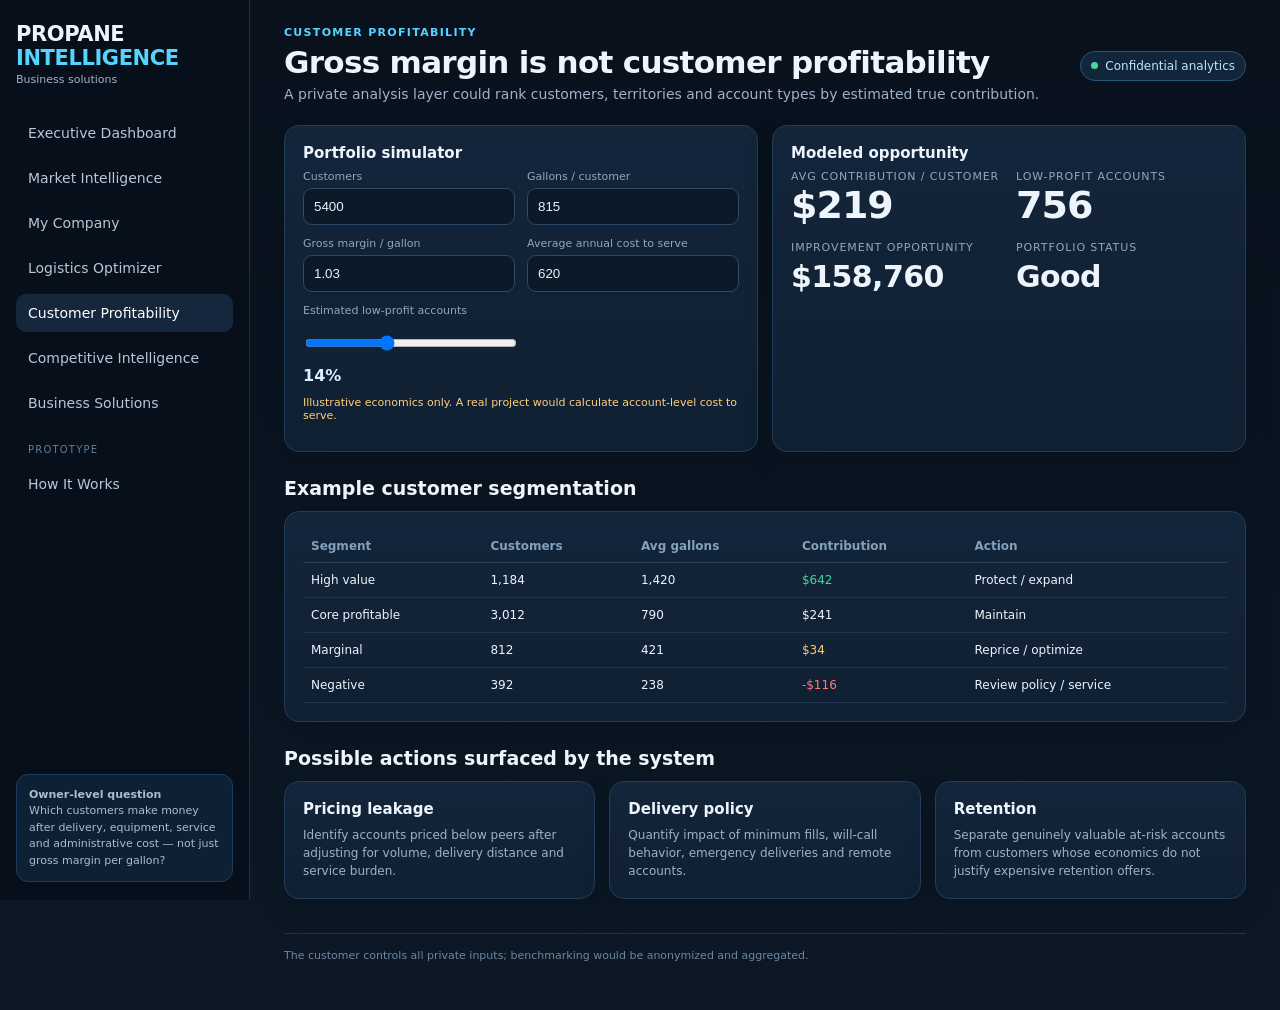
<file: profitability.html>
<!doctype html><html><head><meta charset='utf-8'><meta name='viewport' content='width=device-width,initial-scale=1'><title>Customer Profitability</title><link rel='stylesheet' href='styles.css'></head><body><div class='shell'><aside class='sidebar'><div class='brand'>PROPANE <span>INTELLIGENCE</span></div><div class='tag'>Business solutions</div><nav class='nav'><a href='index.html'>Executive Dashboard</a><a href='market.html'>Market Intelligence</a><a href='company.html'>My Company</a><a href='logistics.html'>Logistics Optimizer</a><a class='active' href='profitability.html'>Customer Profitability</a><a href='competitive.html'>Competitive Intelligence</a><a href='services.html'>Business Solutions</a><div class='section'>Prototype</div><a href='about.html'>How It Works</a></nav><div class='side-note'><b>Owner-level question</b><br>Which customers make money after delivery, equipment, service and administrative cost — not just gross margin per gallon?</div></aside><main class='main'><div class='topbar'><div><div class='eyebrow'>Customer Profitability</div><div class='h1'>Gross margin is not customer profitability</div><div class='sub'>A private analysis layer could rank customers, territories and account types by estimated true contribution.</div></div><div class='badge'><span class='dot'></span> Confidential analytics</div></div>
<div class='grid g2'><div class='card'><h3>Portfolio simulator</h3><div class='form-grid'><div class='field'><label>Customers</label><input id='cust' type='number' value='5400'></div><div class='field'><label>Gallons / customer</label><input id='galcust' type='number' value='815'></div><div class='field'><label>Gross margin / gallon</label><input id='gm' type='number' step='.01' value='1.03'></div><div class='field'><label>Average annual cost to serve</label><input id='costserve' type='number' value='620'></div><div class='field'><label>Estimated low-profit accounts</label><input id='lowpct' type='range' min='2' max='35' value='14'><div class='rangeval' id='lowOut'>14%</div></div></div><p class='demo'>Illustrative economics only. A real project would calculate account-level cost to serve.</p></div><div class='card'><h3>Modeled opportunity</h3><div class='grid g2'><div><div class='label'>Avg contribution / customer</div><div class='big-result' id='avgContrib'>$0</div></div><div><div class='label'>Low-profit accounts</div><div class='big-result' id='lowCount'>0</div></div><div><div class='label'>Improvement opportunity</div><div class='metric' id='marginOpp'>$0</div></div><div><div class='label'>Portfolio status</div><div class='metric'>Good</div></div></div></div></div>
<div class='section-title'>Example customer segmentation</div><div class='card'><table class='table'><tr><th>Segment</th><th>Customers</th><th>Avg gallons</th><th>Contribution</th><th>Action</th></tr><tr><td>High value</td><td>1,184</td><td>1,420</td><td class='up'>$642</td><td>Protect / expand</td></tr><tr><td>Core profitable</td><td>3,012</td><td>790</td><td>$241</td><td>Maintain</td></tr><tr><td>Marginal</td><td>812</td><td>421</td><td class='warn'>$34</td><td>Reprice / optimize</td></tr><tr><td>Negative</td><td>392</td><td>238</td><td class='down'>-$116</td><td>Review policy / service</td></tr></table></div>
<div class='section-title'>Possible actions surfaced by the system</div><div class='grid g3'><div class='card'><h3>Pricing leakage</h3><div class='mini'>Identify accounts priced below peers after adjusting for volume, delivery distance and service burden.</div></div><div class='card'><h3>Delivery policy</h3><div class='mini'>Quantify impact of minimum fills, will-call behavior, emergency deliveries and remote accounts.</div></div><div class='card'><h3>Retention</h3><div class='mini'>Separate genuinely valuable at-risk accounts from customers whose economics do not justify expensive retention offers.</div></div></div><div class='footer'>The customer controls all private inputs; benchmarking would be anonymized and aggregated.</div></main></div><script src='app.js'></script></body></html>
</file>
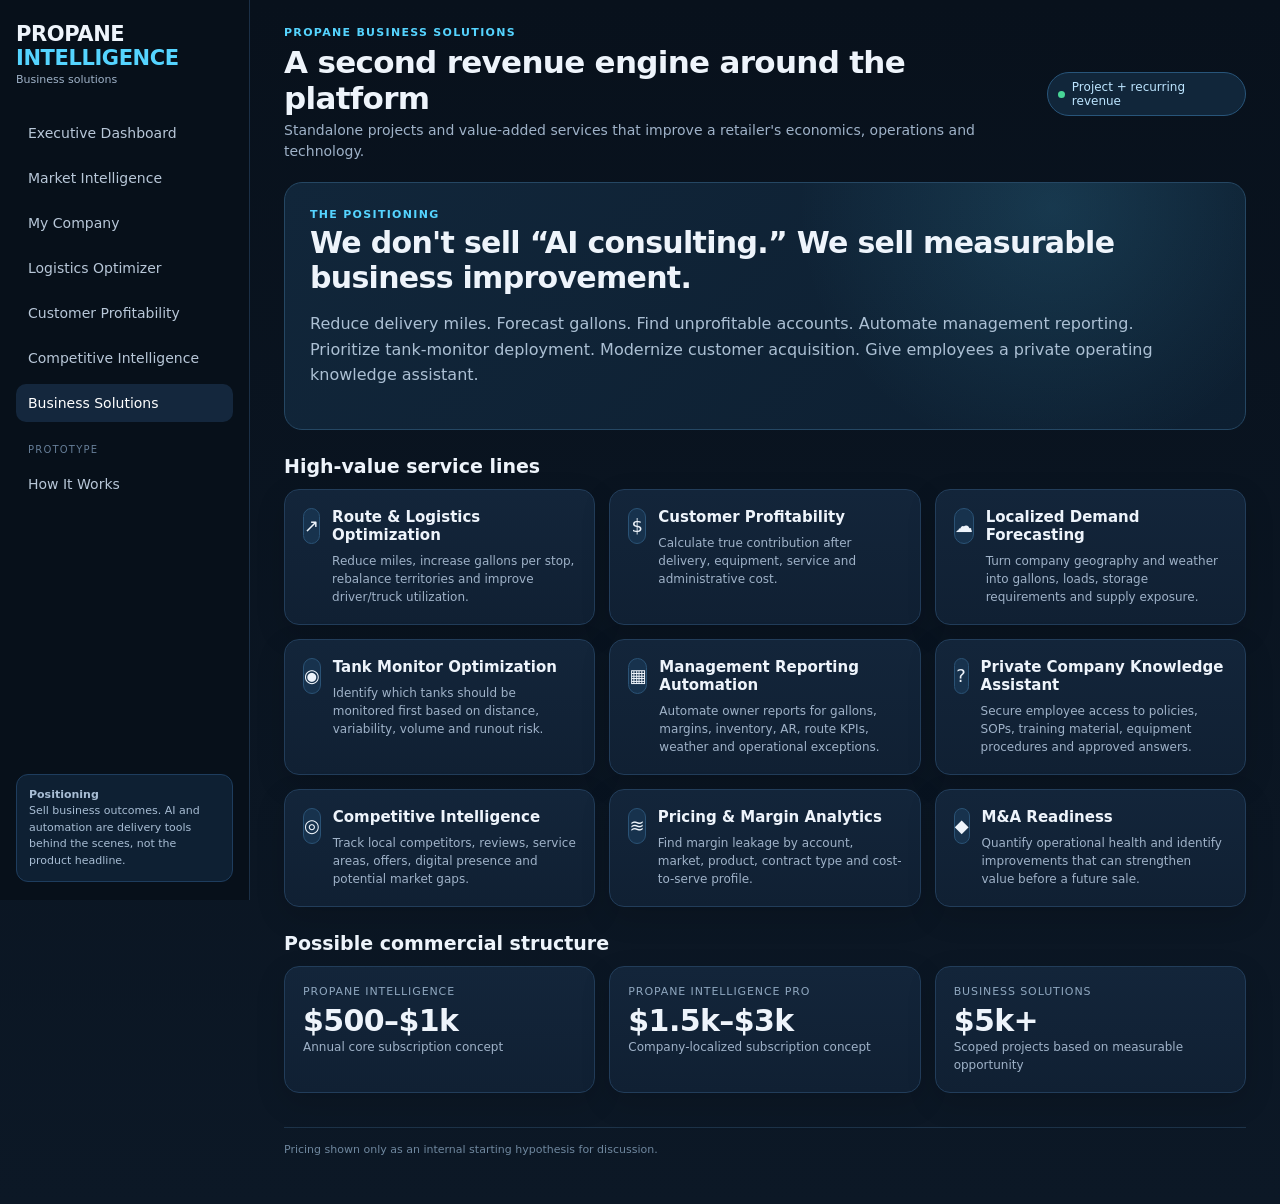
<file: services.html>
<!doctype html><html><head><meta charset='utf-8'><meta name='viewport' content='width=device-width,initial-scale=1'><title>Business Solutions</title><link rel='stylesheet' href='styles.css'></head><body><div class='shell'><aside class='sidebar'><div class='brand'>PROPANE <span>INTELLIGENCE</span></div><div class='tag'>Business solutions</div><nav class='nav'><a href='index.html'>Executive Dashboard</a><a href='market.html'>Market Intelligence</a><a href='company.html'>My Company</a><a href='logistics.html'>Logistics Optimizer</a><a href='profitability.html'>Customer Profitability</a><a href='competitive.html'>Competitive Intelligence</a><a class='active' href='services.html'>Business Solutions</a><div class='section'>Prototype</div><a href='about.html'>How It Works</a></nav><div class='side-note'><b>Positioning</b><br>Sell business outcomes. AI and automation are delivery tools behind the scenes, not the product headline.</div></aside><main class='main'><div class='topbar'><div><div class='eyebrow'>Propane Business Solutions</div><div class='h1'>A second revenue engine around the platform</div><div class='sub'>Standalone projects and value-added services that improve a retailer's economics, operations and technology.</div></div><div class='badge'><span class='dot'></span> Project + recurring revenue</div></div>
<div class='hero'><div class='eyebrow'>The positioning</div><h2>We don't sell “AI consulting.” We sell measurable business improvement.</h2><p>Reduce delivery miles. Forecast gallons. Find unprofitable accounts. Automate management reporting. Prioritize tank-monitor deployment. Modernize customer acquisition. Give employees a private operating knowledge assistant.</p></div>
<div class='section-title'>High-value service lines</div><div class='grid g3'><div class='card'><div class='service'><div class='icon'>↗</div><div><h3>Route & Logistics Optimization</h3><div class='mini'>Reduce miles, increase gallons per stop, rebalance territories and improve driver/truck utilization.</div></div></div></div><div class='card'><div class='service'><div class='icon'>$</div><div><h3>Customer Profitability</h3><div class='mini'>Calculate true contribution after delivery, equipment, service and administrative cost.</div></div></div></div><div class='card'><div class='service'><div class='icon'>☁</div><div><h3>Localized Demand Forecasting</h3><div class='mini'>Turn company geography and weather into gallons, loads, storage requirements and supply exposure.</div></div></div></div><div class='card'><div class='service'><div class='icon'>◉</div><div><h3>Tank Monitor Optimization</h3><div class='mini'>Identify which tanks should be monitored first based on distance, variability, volume and runout risk.</div></div></div></div><div class='card'><div class='service'><div class='icon'>▦</div><div><h3>Management Reporting Automation</h3><div class='mini'>Automate owner reports for gallons, margins, inventory, AR, route KPIs, weather and operational exceptions.</div></div></div></div><div class='card'><div class='service'><div class='icon'>?</div><div><h3>Private Company Knowledge Assistant</h3><div class='mini'>Secure employee access to policies, SOPs, training material, equipment procedures and approved answers.</div></div></div></div><div class='card'><div class='service'><div class='icon'>◎</div><div><h3>Competitive Intelligence</h3><div class='mini'>Track local competitors, reviews, service areas, offers, digital presence and potential market gaps.</div></div></div></div><div class='card'><div class='service'><div class='icon'>≋</div><div><h3>Pricing & Margin Analytics</h3><div class='mini'>Find margin leakage by account, market, product, contract type and cost-to-serve profile.</div></div></div></div><div class='card'><div class='service'><div class='icon'>◆</div><div><h3>M&A Readiness</h3><div class='mini'>Quantify operational health and identify improvements that can strengthen value before a future sale.</div></div></div></div></div>
<div class='section-title'>Possible commercial structure</div><div class='grid g3'><div class='card'><div class='label'>Propane Intelligence</div><div class='metric'>$500–$1k</div><div class='mini'>Annual core subscription concept</div></div><div class='card'><div class='label'>Propane Intelligence Pro</div><div class='metric'>$1.5k–$3k</div><div class='mini'>Company-localized subscription concept</div></div><div class='card'><div class='label'>Business Solutions</div><div class='metric'>$5k+</div><div class='mini'>Scoped projects based on measurable opportunity</div></div></div><div class='footer'>Pricing shown only as an internal starting hypothesis for discussion.</div></main></div></body></html>
</file>
<file: styles.css>
:root{
  --navy:#0d1b2a;--navy2:#132238;--panel:#162a43;--line:#29415f;--text:#eef4fb;--muted:#9fb2c8;
  --blue:#56a7ff;--cyan:#55d4ff;--green:#48d597;--yellow:#ffcc66;--red:#ff7a7a;--white:#fff;--bg:#09131f;
}
*{box-sizing:border-box}body{margin:0;font-family:Inter,ui-sans-serif,system-ui,-apple-system,BlinkMacSystemFont,"Segoe UI",sans-serif;background:linear-gradient(180deg,#08111c 0%,#0c1826 100%);color:var(--text)}a{color:inherit;text-decoration:none}
.shell{display:grid;grid-template-columns:250px 1fr;min-height:100vh}.sidebar{background:#07101a;border-right:1px solid #1b3047;padding:22px 16px;position:sticky;top:0;height:100vh}.brand{font-size:21px;font-weight:800;letter-spacing:-.4px}.brand span{color:var(--cyan)}.tag{font-size:11px;color:var(--muted);margin-top:3px}.nav{margin-top:28px;display:grid;gap:7px}.nav a{padding:11px 12px;border-radius:10px;color:#b8c7d8;font-size:14px}.nav a:hover,.nav a.active{background:#14273d;color:#fff}.nav .section{font-size:10px;text-transform:uppercase;letter-spacing:1.2px;color:#667e98;padding:15px 12px 3px}.side-note{position:absolute;bottom:18px;left:16px;right:16px;border:1px solid #1e3d5e;background:#0e2033;padding:12px;border-radius:12px;font-size:11px;color:#a8bdd4;line-height:1.5}
.main{padding:26px 34px 48px;max-width:1500px;width:100%}.topbar{display:flex;justify-content:space-between;align-items:center;margin-bottom:20px}.eyebrow{text-transform:uppercase;font-size:11px;letter-spacing:1.3px;color:var(--cyan);font-weight:700}.h1{font-size:31px;font-weight:800;letter-spacing:-.7px;margin:5px 0 4px}.sub{color:var(--muted);font-size:14px;max-width:850px;line-height:1.5}.badge{display:inline-flex;align-items:center;gap:7px;border:1px solid #28557a;background:#11263a;color:#bde5ff;padding:7px 10px;border-radius:999px;font-size:12px}.dot{width:7px;height:7px;border-radius:50%;background:var(--green)}
.grid{display:grid;gap:14px}.g4{grid-template-columns:repeat(4,1fr)}.g3{grid-template-columns:repeat(3,1fr)}.g2{grid-template-columns:repeat(2,1fr)}.card{background:linear-gradient(180deg,#13253a 0%,#102033 100%);border:1px solid #223d5a;border-radius:15px;padding:18px;box-shadow:0 10px 30px rgba(0,0,0,.14)}.card h3{margin:0 0 8px;font-size:15px}.label{font-size:11px;color:#8fa7bf;text-transform:uppercase;letter-spacing:.9px}.metric{font-size:30px;font-weight:800;margin-top:5px;letter-spacing:-.6px}.delta{font-size:12px;margin-top:4px}.up{color:var(--green)}.warn{color:var(--yellow)}.down{color:var(--red)}.mini{font-size:12px;color:var(--muted);line-height:1.5}.section-title{font-size:19px;font-weight:750;margin:25px 0 12px}.kpi-row{display:flex;justify-content:space-between;align-items:flex-end;gap:8px}.pill{padding:4px 8px;border-radius:999px;font-size:10px;font-weight:700}.pill.green{background:rgba(72,213,151,.13);color:#75e9b7}.pill.yellow{background:rgba(255,204,102,.12);color:#ffd77f}.pill.red{background:rgba(255,122,122,.12);color:#ff9b9b}.pill.blue{background:rgba(86,167,255,.12);color:#88c3ff}
.chart{height:190px;margin-top:12px;display:flex;align-items:flex-end;gap:8px;border-bottom:1px solid #2a4159;padding:0 3px 8px}.bar{flex:1;background:linear-gradient(180deg,#58c3ff,#2d78d1);border-radius:6px 6px 2px 2px;min-width:8px;opacity:.88}.bar.alt{background:linear-gradient(180deg,#79e3b8,#2fa778)}.axis{display:flex;justify-content:space-between;color:#7f95aa;font-size:10px;margin-top:5px}.insight{border-left:3px solid var(--cyan);padding-left:12px;color:#c9d6e4;line-height:1.55;font-size:13px}.hero{padding:25px;background:radial-gradient(circle at 80% 10%,rgba(85,212,255,.13),transparent 32%),linear-gradient(135deg,#11263a,#0d1f31);border:1px solid #254763;border-radius:18px}.hero h2{font-size:30px;margin:4px 0 8px;letter-spacing:-.7px}.hero p{max-width:850px;color:#acc0d4;line-height:1.6}.cta{display:inline-block;background:linear-gradient(90deg,#4aa4ff,#55d4ff);color:#06111c;font-weight:800;border:none;padding:10px 14px;border-radius:10px;margin-top:8px;cursor:pointer}.ghost{background:transparent;border:1px solid #355979;color:#cfe4f7}.table{width:100%;border-collapse:collapse;font-size:12px}.table th{text-align:left;color:#86a0b9;font-weight:600;padding:9px 8px;border-bottom:1px solid #29415a}.table td{padding:10px 8px;border-bottom:1px solid #1f344b}.status{font-weight:800}.form-grid{display:grid;grid-template-columns:repeat(2,1fr);gap:12px}.field label{display:block;font-size:11px;color:#91a7bc;margin-bottom:5px}.field input,.field select{width:100%;background:#0b1a29;border:1px solid #2d4b68;color:#eaf3fb;border-radius:9px;padding:10px}.big-result{font-size:38px;font-weight:850;letter-spacing:-1px}.callout{padding:15px;border:1px solid #315875;background:#0e2234;border-radius:12px}.list{display:grid;gap:9px}.list-item{display:flex;justify-content:space-between;gap:10px;padding:10px 0;border-bottom:1px solid #20364d}.list-item:last-child{border-bottom:0}.smallcaps{font-size:10px;letter-spacing:1px;text-transform:uppercase;color:#7e98b1}.service{display:flex;gap:12px;align-items:flex-start}.icon{width:36px;height:36px;display:grid;place-items:center;background:#17324d;border:1px solid #2a5275;border-radius:10px;font-size:18px}.footer{margin-top:34px;padding-top:15px;border-top:1px solid #1d3349;color:#6f879e;font-size:11px}.demo{color:#ffcf79;font-size:11px}.rangeval{color:#d9f2ff;font-weight:700}
@media(max-width:1000px){.shell{grid-template-columns:1fr}.sidebar{position:relative;height:auto}.side-note{display:none}.g4,.g3,.g2,.form-grid{grid-template-columns:1fr}.main{padding:22px}.nav{grid-template-columns:repeat(2,1fr)}}
</file>
